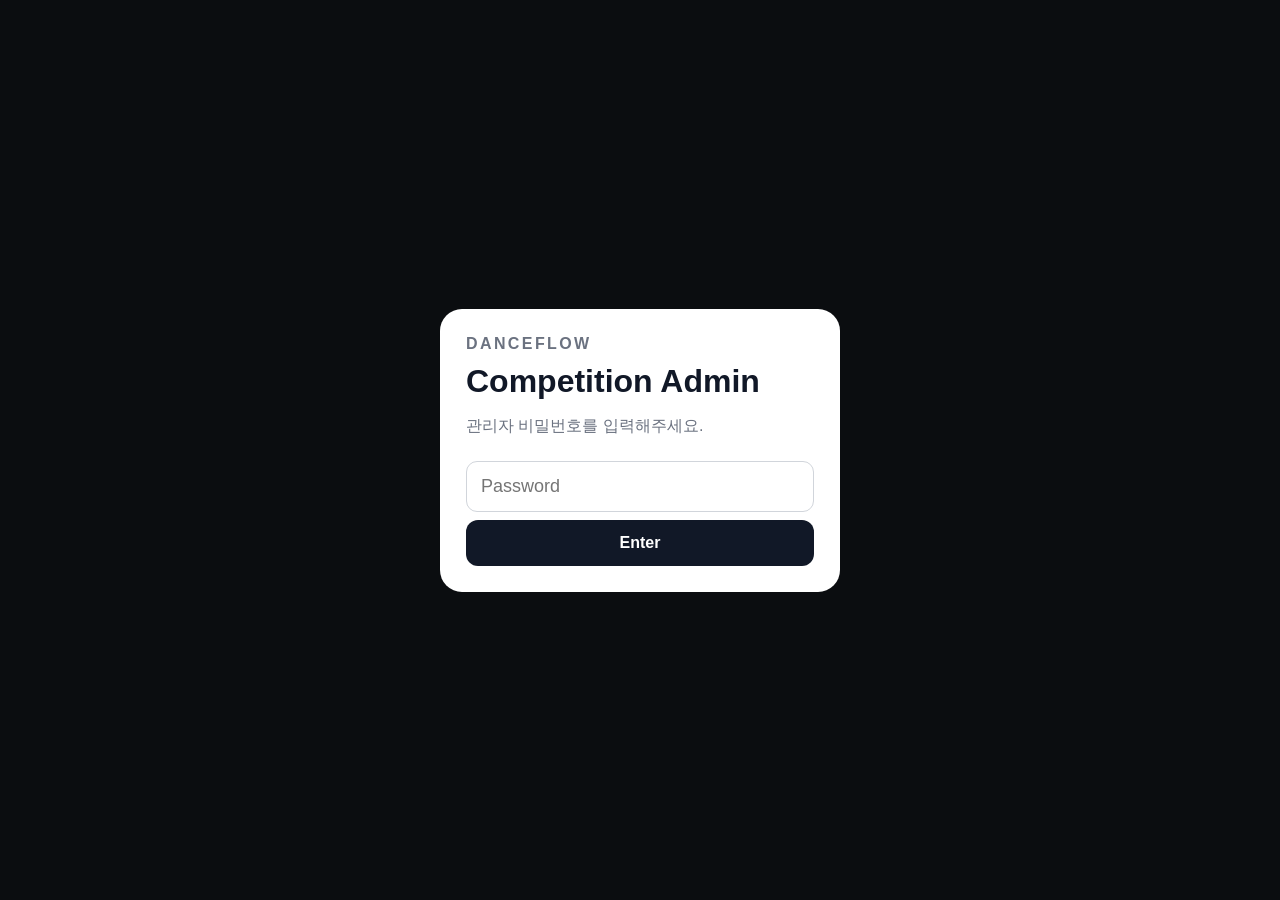
<file: index.html>
<!doctype html>
<html lang="ko">
<head>
  <meta charset="utf-8">
  <meta name="viewport" content="width=device-width,initial-scale=1,viewport-fit=cover">
  <title>DANCEFLOW</title>
  <link rel="stylesheet" href="assets/style.css?v=5">
</head>
<body>
<div id="passwordGate" class="login-gate">
  <div class="login-card">
    <div class="login-brand">DANCEFLOW</div>
    <h1>Competition Admin</h1>
    <p>관리자 비밀번호를 입력해주세요.</p>
    <input id="adminPassword" type="password" inputmode="numeric" placeholder="Password">
    <button id="adminLoginBtn">Enter</button>
    <div id="adminLoginError">비밀번호가 맞지 않습니다.</div>
  </div>
</div>
<script>
(function(){
  const P="0808",g=document.getElementById("passwordGate"),i=document.getElementById("adminPassword"),
  b=document.getElementById("adminLoginBtn"),e=document.getElementById("adminLoginError");
  function ok(){sessionStorage.setItem("danceflow_admin_auth","1");g.style.display="none"}
  function check(){if(i.value===P){e.style.display="none";ok()}else{e.style.display="block";i.select()}}
  if(sessionStorage.getItem("danceflow_admin_auth")==="1")g.style.display="none";
  b.onclick=check;i.addEventListener("keydown",x=>{if(x.key==="Enter")check()});
})();
</script>

<header class="mobile-top">
  <div>
    <div class="brand">DANCEFLOW</div>
    <div class="subbrand">Competition Manager</div>
  </div>
  <select id="competitionSelect"></select>
</header>

<main class="app-shell">
  <section id="page-dashboard" class="page active">
    <div class="competition-hero">
      <div class="hero-label">CURRENT COMPETITION</div>
      <h1 id="dashName"></h1>
      <p id="dashMeta"></p>
    </div>
    <div class="quick-stats">
      <div><b id="statEntries">0</b><span>Entries</span></div>
      <div><b id="statJudges">0</b><span>Judges</span></div>
      <div><b id="statEvents">0</b><span>Events</span></div>
      <div><b id="statStart">-</b><span>Start</span></div>
    </div>
    <div class="quick-grid">
      <button class="quick primary" data-go="entries"><strong>ENTRY</strong><span>선수 검색·추가·수정</span></button>
      <button class="quick primary" data-go="timetable"><strong>TIMETABLE</strong><span>EVENT 순서·시간 수정</span></button>
      <button class="quick" data-go="judges"><strong>JUDGES</strong><span>심사위원 관리</span></button>
      <button class="quick" data-go="control"><strong>CONTROL</strong><span>Judge · MC · LIVE</span></button>
      <button class="quick" data-go="more"><strong>MORE</strong><span>대회 설정·백업</span></button>
    </div>
  </section>

  <section id="page-entries" class="page">
    <div class="page-head"><button class="back">←</button><div><small>REGISTRATION</small><h2>Entries</h2></div><button id="addEntry">+ Add</button></div>
    <input id="entryFilter" class="big-search" placeholder="이름 · 백넘버 · 종목 검색">
    <div class="mobile-list" id="entryMobile"></div>
    <div class="desktop-table"><table><tbody id="entryBody"></tbody></table></div>
    <input type="file" id="entryCsv" accept=".csv" hidden>
    <button id="exportEntries" class="hidden-btn">Export</button>
  </section>

  <section id="page-timetable" class="page">
    <div class="page-head"><button class="back">←</button><div><small>SCHEDULE</small><h2>Timetable</h2></div><button id="addEvent">+ Event</button></div>
    <div class="schedule-tools">
      <label>Start<input type="time" id="baseStart"></label>
      <button id="recalculateTimes">Recalculate</button>
      <button id="renumberEvents" class="soft">Renumber</button>
    </div>
    <div class="mobile-list" id="timeMobile"></div>
    <div class="desktop-table"><table><tbody id="timeBody"></tbody></table></div>
  </section>

  <section id="page-judges" class="page">
    <div class="page-head"><button class="back">←</button><div><small>ADJUDICATORS</small><h2>Judges</h2></div><button id="addJudge">+ Add</button></div>
    <div class="mobile-list" id="judgeMobile"></div>
    <div class="desktop-table"><table><tbody id="judgeBody"></tbody></table></div>
  </section>

  <section id="page-control" class="page">
    <div class="page-head"><button class="back">←</button><div><small>OPERATION</small><h2>Control</h2></div></div>
    <div class="control-grid">
      <a href="search.html" target="_blank"><b>SEARCH</b><span>선수용 공개 검색</span></a>
      <a href="judge.html" target="_blank"><b>JUDGE</b><span>심사 화면</span></a>
      <a href="mc.html" target="_blank"><b>MC</b><span>MC 진행 화면</span></a>
      <a href="live.html" target="_blank"><b>LIVE</b><span>대회장 송출 화면</span></a>
    </div>
  </section>

  <section id="page-more" class="page">
    <div class="page-head"><button class="back">←</button><div><small>SETTINGS</small><h2>More</h2></div></div>
    <div class="simple-card form-grid">
      <label>Competition Name<input id="compName"></label>
      <label>Short Name<input id="compShort"></label>
      <label>Date<input id="compDate" type="date"></label>
      <label>Start<input id="compStart" type="time"></label>
      <label>Venue<input id="compVenue"></label>
      <label>City / Country<input id="compCity"></label>
      <label>Organizer<input id="compOrganizer"></label>
      <label>Website / Contact<input id="compContact"></label>
      <input id="compLogo" type="file" accept="image/*">
      <img id="logoPreview">
      <button id="saveCompetition">Save Competition</button>
      <button id="newCompetitionBtn" class="soft">+ New Competition</button>
      <button id="downloadBackup" class="soft">Download Backup</button>
      <label class="upload-label">Restore Backup<input type="file" id="restoreBackup" accept=".json"></label>
      <button id="resetDemo" class="danger">Reset Data</button>
    </div>
  </section>
</main>

<nav class="bottom-nav">
  <button data-go="dashboard" class="active">HOME</button>
  <button data-go="entries">ENTRY</button>
  <button data-go="timetable">TIME</button>
  <button data-go="control">CONTROL</button>
</nav>

<dialog id="editorDialog">
  <form method="dialog" id="editorForm">
    <h2 id="editorTitle">Edit</h2>
    <div id="editorFields" class="form-grid"></div>
    <div class="dialog-actions"><button value="cancel" class="soft">Cancel</button><button id="editorSave" value="default">Save</button></div>
  </form>
</dialog>

<script src="assets/apdc-data.js?v=5"></script>
<script src="assets/app.js?v=5"></script>
<script>
function go(page){
  document.querySelectorAll('.page').forEach(x=>x.classList.remove('active'));
  const p=document.getElementById('page-'+page); if(p)p.classList.add('active');
  document.querySelectorAll('[data-go]').forEach(x=>x.classList.toggle('active',x.dataset.go===page));
  window.scrollTo({top:0,behavior:'smooth'});
}
document.querySelectorAll('[data-go]').forEach(x=>x.addEventListener('click',()=>go(x.dataset.go)));
document.querySelectorAll('.back').forEach(x=>x.addEventListener('click',()=>go('dashboard')));

function syncMobile(){
 const c=typeof comp==='function'?comp():null;if(!c)return;
 const e=document.getElementById('entryMobile');
 if(e)e.innerHTML=c.entries.map(x=>`<div class="list-card"><div class="list-top"><b>#${esc(x.back||'—')} ${esc(x.player)}</b><button onclick="editEntry('${x.id}')">Edit</button></div><p>${esc(x.age)} · ${esc(x.style)}</p><strong>${esc(x.event)}</strong></div>`).join('');
 const j=document.getElementById('judgeMobile');
 if(j)j.innerHTML=c.judges.map(x=>`<div class="list-card"><div class="list-top"><b>${esc(x.code||'')} ${esc(x.name)}</b><button onclick="editJudge('${x.id}')">Edit</button></div><p>${esc(x.country)} · ${esc(x.type)} · ${x.active?'Active':'Off'}</p></div>`).join('');
 const t=document.getElementById('timeMobile');
 if(t)t.innerHTML=c.timetable.map((x,i)=>`<div class="list-card time-card"><div class="time-line"><b>${esc(x.time)}</b><span>EVENT ${esc(x.no||'—')}</span><em>${esc(x.round)}</em></div><h3>${esc(x.name)}</h3><p>${esc(x.dance||'')} · ${esc(x.duration||'')} · Entries ${esc(x.entries||'')}</p><div class="row-buttons"><button onclick="moveTime(${i},-1)">↑</button><button onclick="moveTime(${i},1)">↓</button><button onclick="editTime('${x.id}')">Edit</button></div></div>`).join('');
}
const _renderAll=renderAll;
renderAll=function(){_renderAll();syncMobile()}
renderAll();
entryFilter.addEventListener('input',()=>{
 const q=entryFilter.value.toLowerCase();
 document.querySelectorAll('#entryMobile .list-card').forEach(x=>x.style.display=x.innerText.toLowerCase().includes(q)?'block':'none');
});
</script>
</body>
</html>
</file>
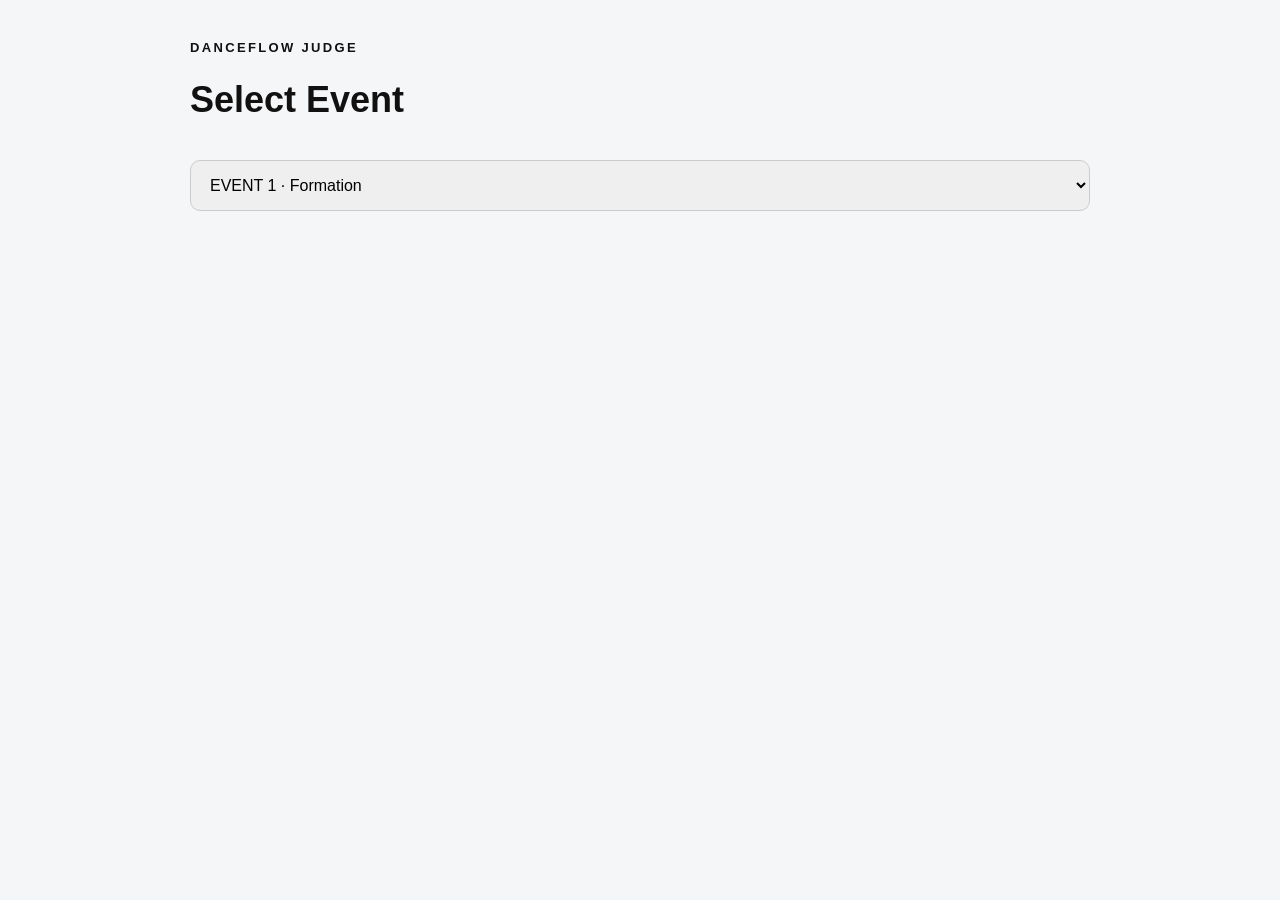
<file: judge.html>
<!doctype html><html><head><meta charset="utf-8"><meta name="viewport" content="width=device-width,initial-scale=1"><title>Judge</title><link rel="stylesheet" href="assets/public.css"></head><body><main class="public"><div class="mini-brand">DANCEFLOW JUDGE</div><h1 id="event">Select Event</h1><select id="evt"></select><div id="judgeList"></div></main><script src="assets/apdc-data.js"></script><script src="assets/apdc-data.js"></script><script>let db;try{db=JSON.parse(localStorage.getItem('danceflow_db_apdc_v4')||'null')}catch(e){db=null}if(!db||!db.competitions||!db.competitions.length){db=structuredClone(window.DANCEFLOW_SEED||{competitions:[]});localStorage.setItem('danceflow_db_v1',JSON.stringify(db))}const c=db.competitions[0];if(c){c.timetable.filter(x=>x.no).forEach(x=>evt.innerHTML+=`<option value="${x.id}">EVENT ${x.no} · ${x.name}</option>`);function r(){let x=c.timetable.find(z=>z.id===evt.value);event.textContent=x?`EVENT ${x.no} · ${x.round} · ${x.name}`:'Select Event';judgeList.innerHTML=c.judges.filter(j=>j.active).map(j=>`<article><strong>${j.code}</strong> ${j.name} · ${j.country}</article>`).join('')}evt.onchange=r;r()}</script></body></html>
</file>
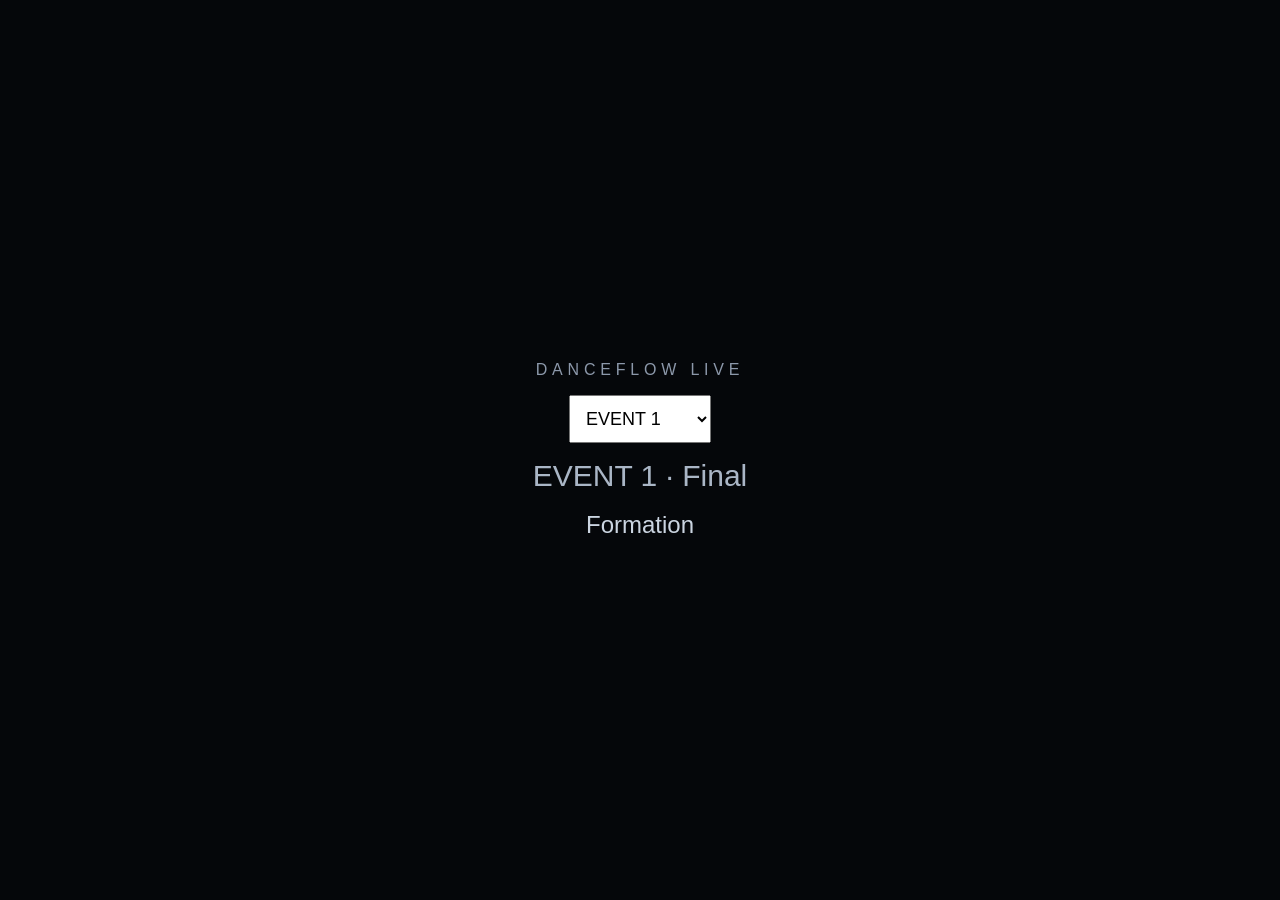
<file: live.html>
<!doctype html><html><head><meta charset="utf-8"><meta name="viewport" content="width=device-width,initial-scale=1"><title>LIVE</title><style>body{margin:0;background:#05070a;color:white;font-family:Arial;display:grid;place-items:center;height:100vh}.box{text-align:center;padding:40px}.brand{letter-spacing:.3em;color:#8c98aa}.no{font-size:30px;color:#aab6c6}.name{font-size:64px;font-weight:800;margin:18px 0}.meta{font-size:24px;color:#cbd5e1}select{padding:12px;font-size:18px}</style></head><body><div class=box><div class=brand>DANCEFLOW LIVE</div><p><select id=evt></select></p><div class=no id=no></div><div class=name id=name></div><div class=meta id=meta></div></div><script src="assets/apdc-data.js"></script><script src="assets/apdc-data.js"></script><script>let db;try{db=JSON.parse(localStorage.getItem('danceflow_db_apdc_v4')||'null')}catch(e){db=null}if(!db||!db.competitions||!db.competitions.length){db=structuredClone(window.DANCEFLOW_SEED||{competitions:[]});localStorage.setItem('danceflow_db_v1',JSON.stringify(db))}const c=db.competitions[0];if(c){c.timetable.filter(x=>x.no).forEach(x=>evt.innerHTML+=`<option value="${x.id}">EVENT ${x.no}</option>`);function r(){let x=c.timetable.find(z=>z.id===evt.value);if(x){no.textContent='EVENT '+x.no+' · '+x.round;name.textContent=x.name;meta.textContent=x.dance||''}}evt.onchange=r;r()}</script></body></html>
</file>
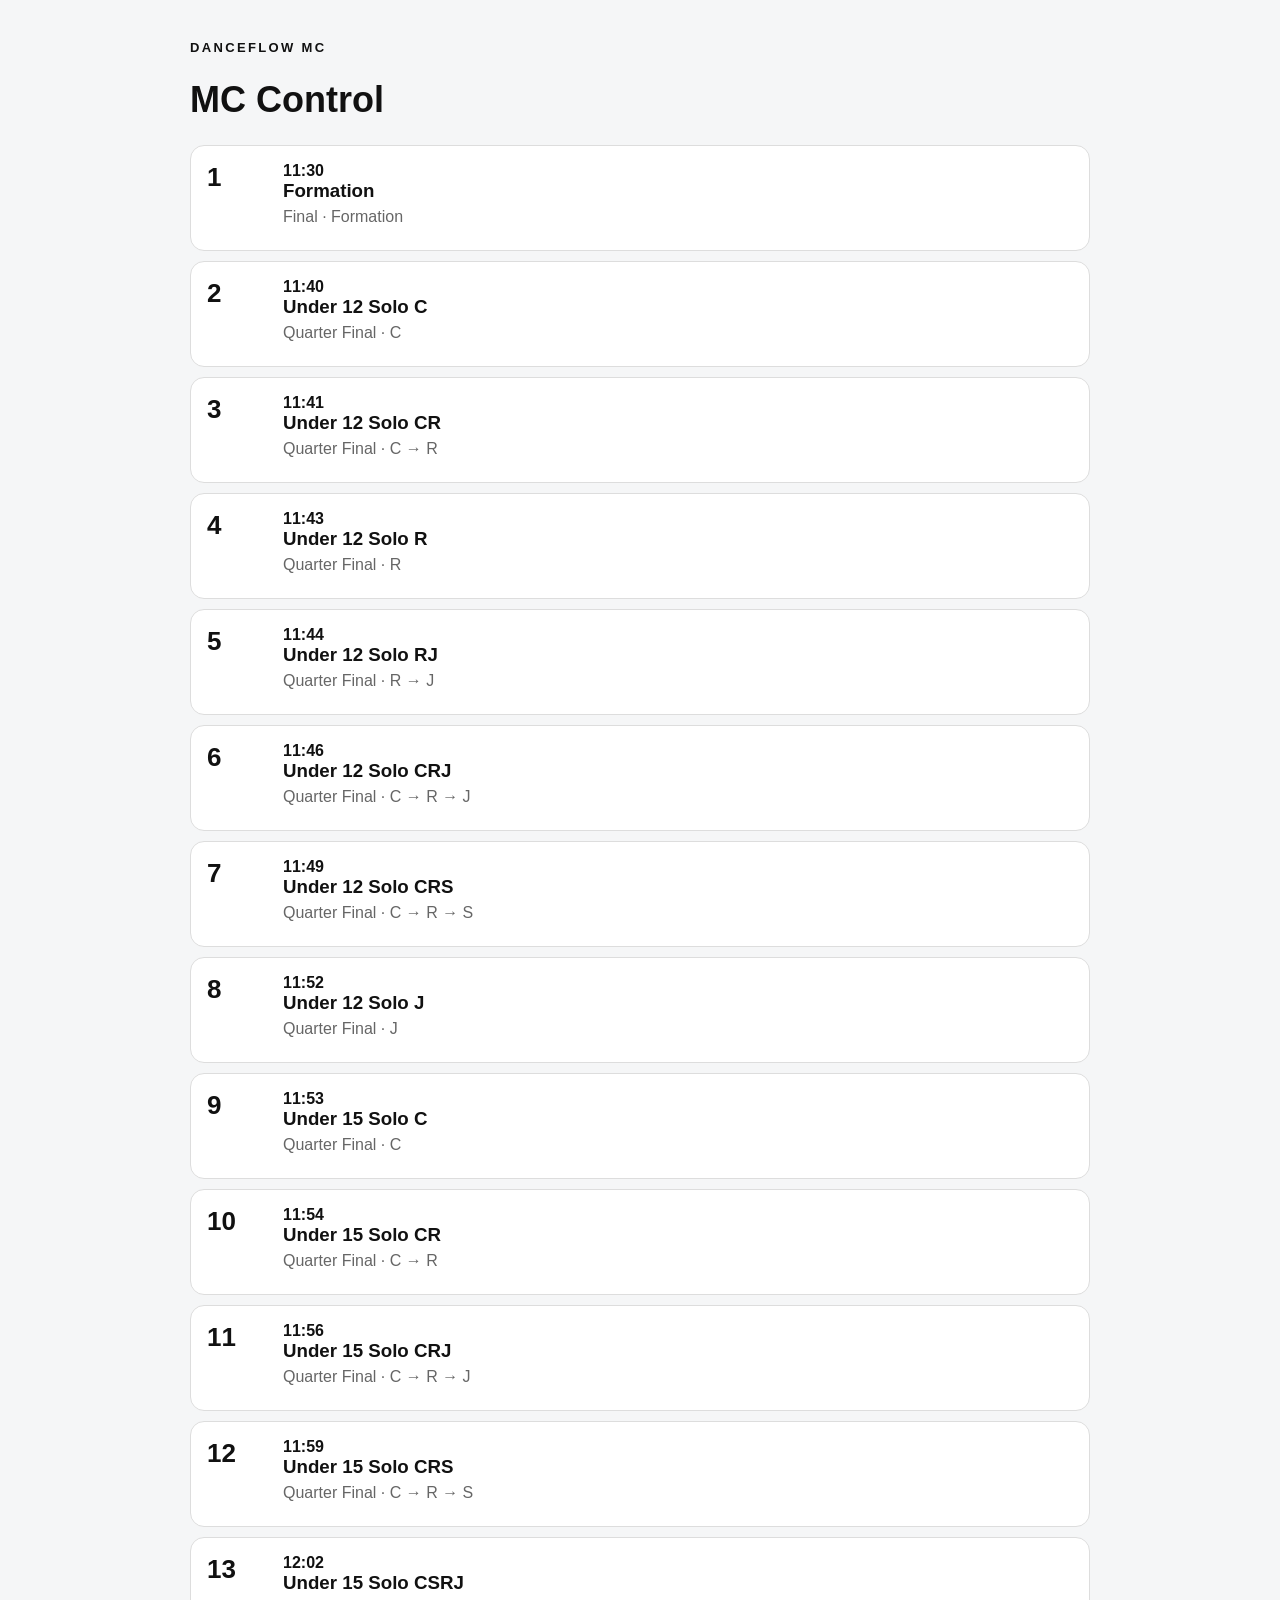
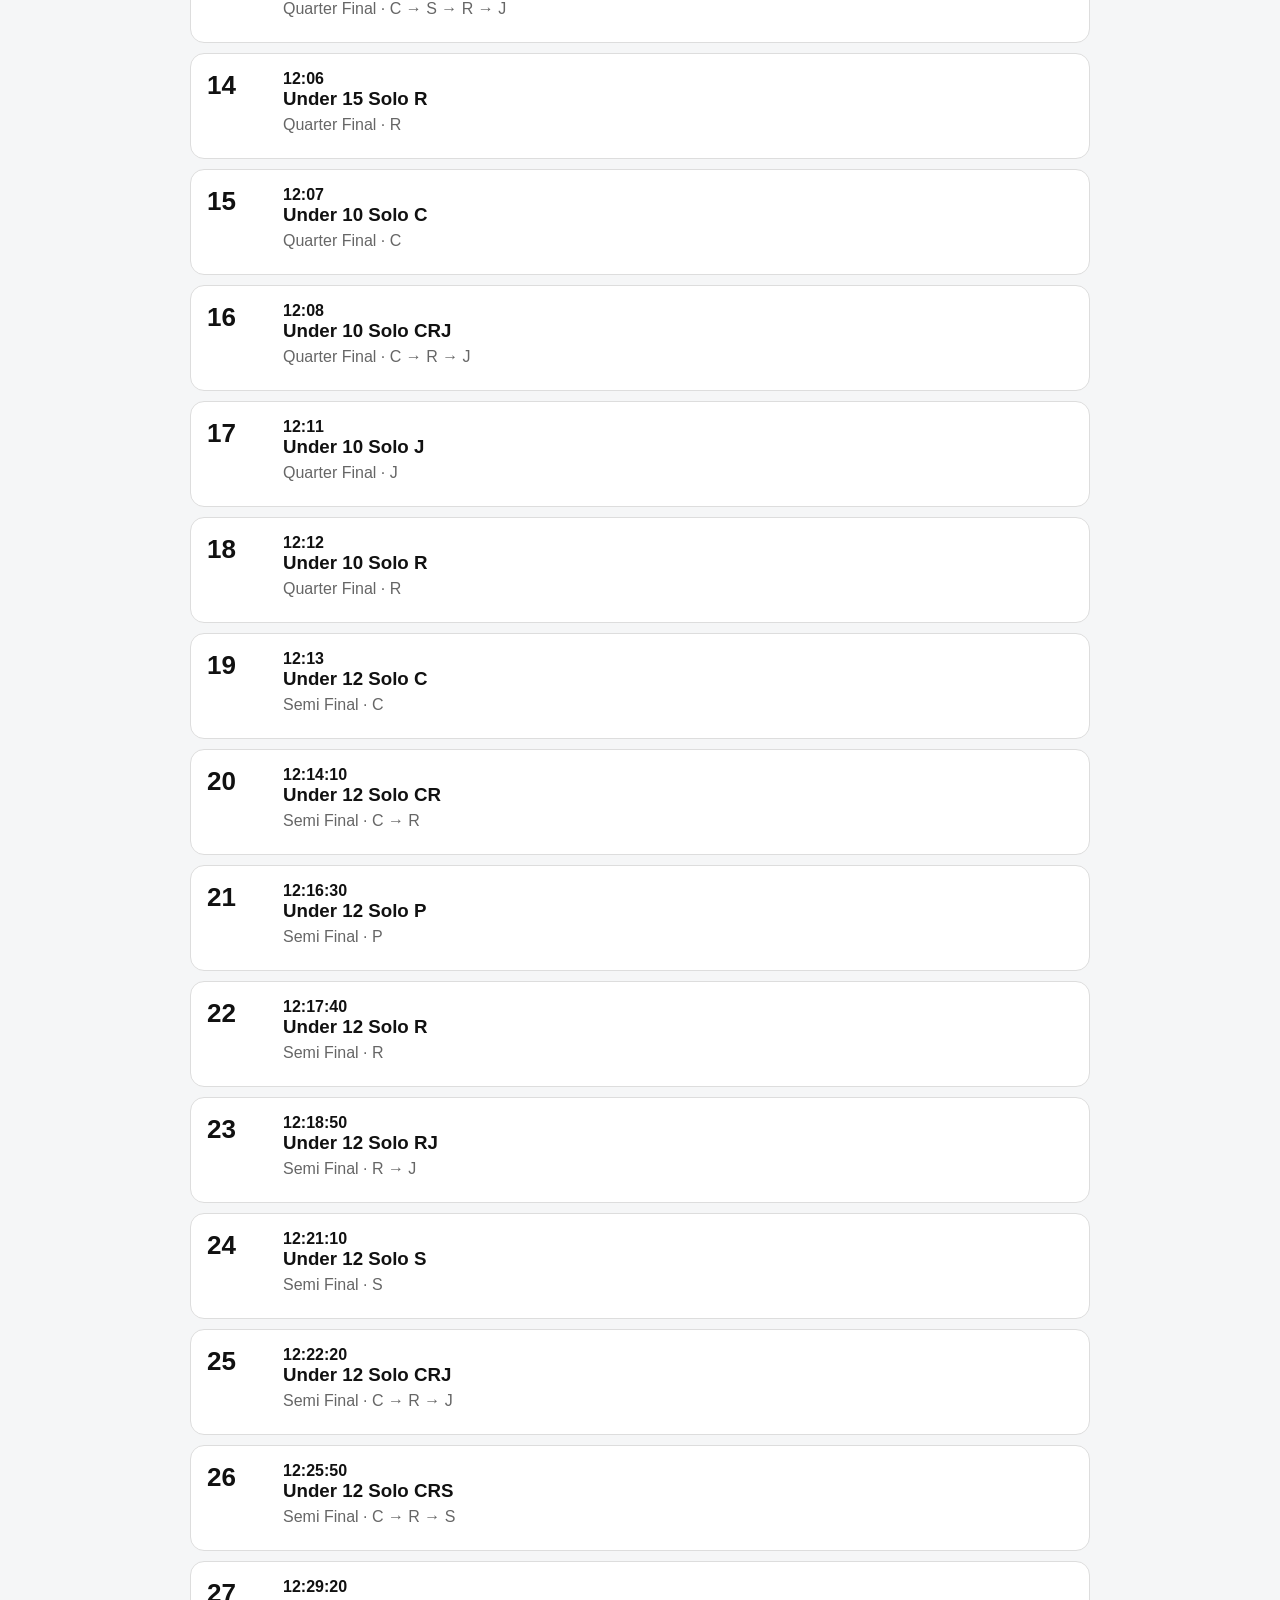
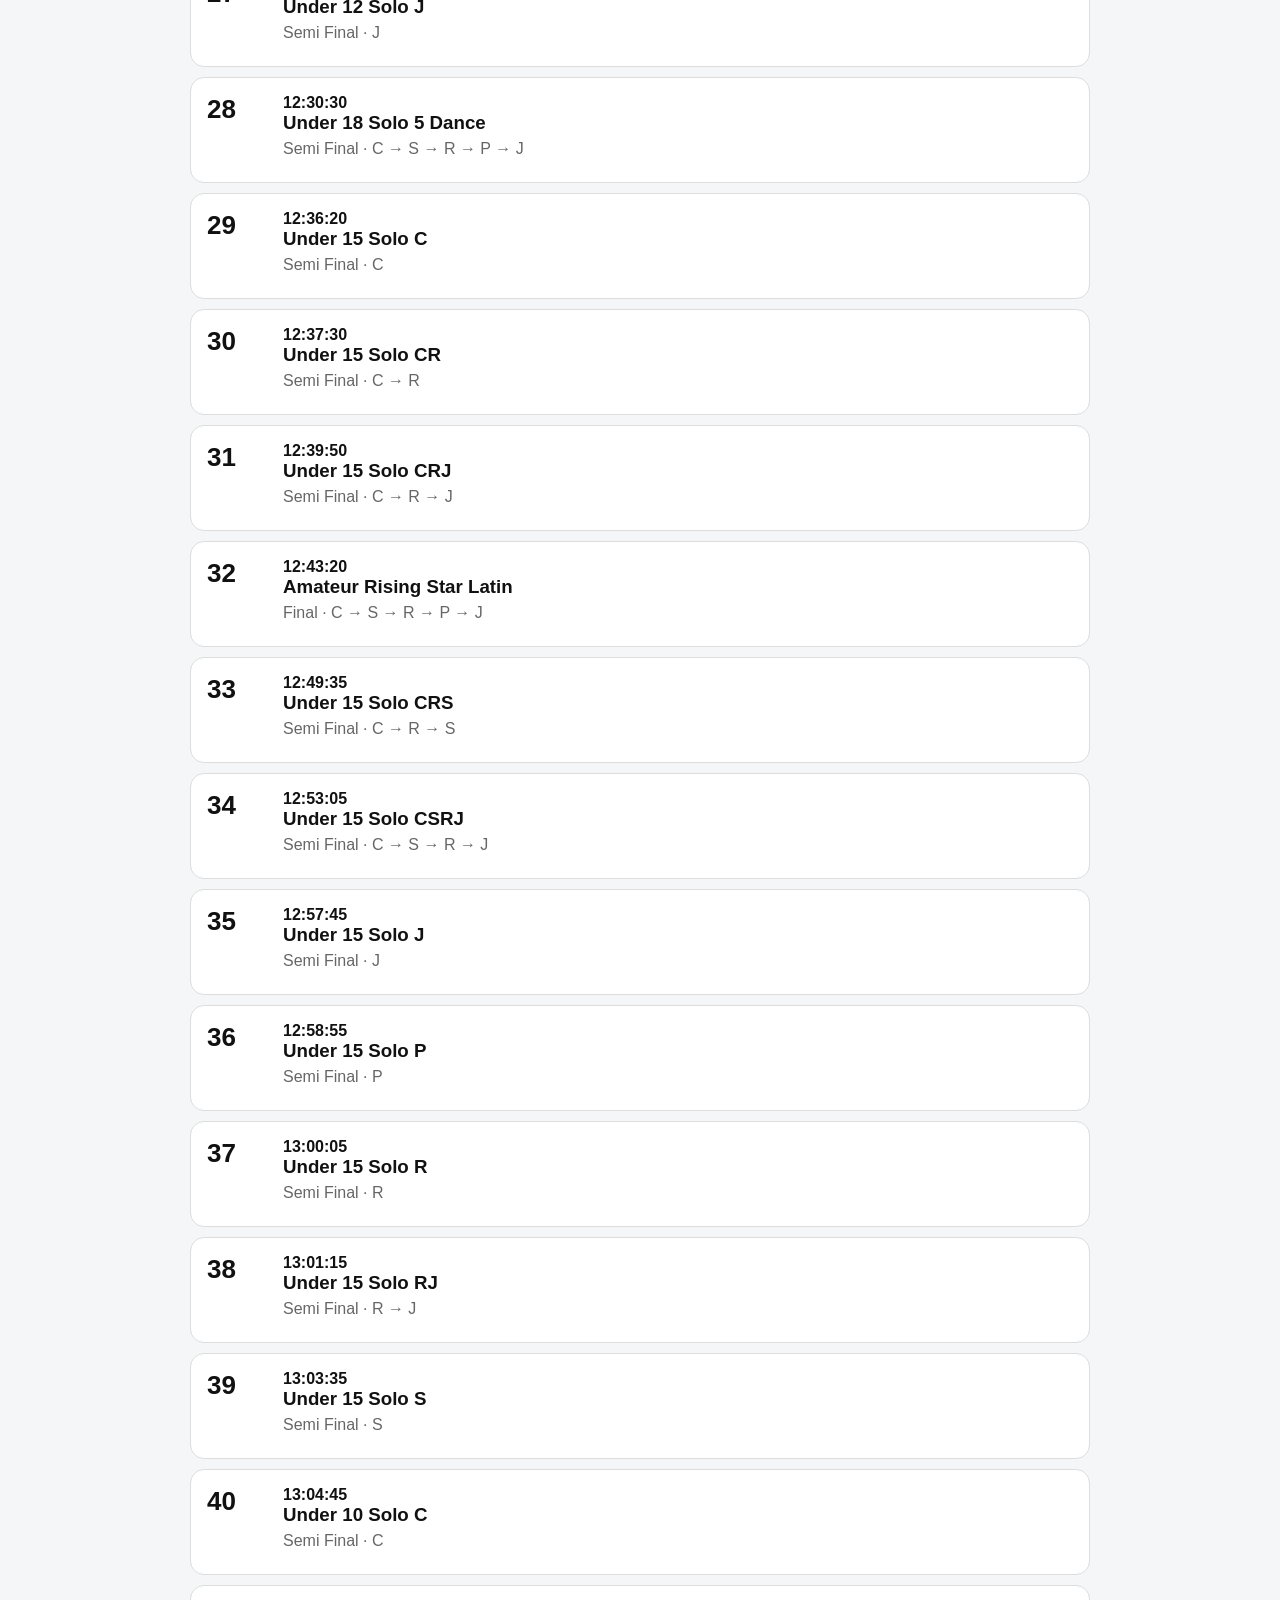
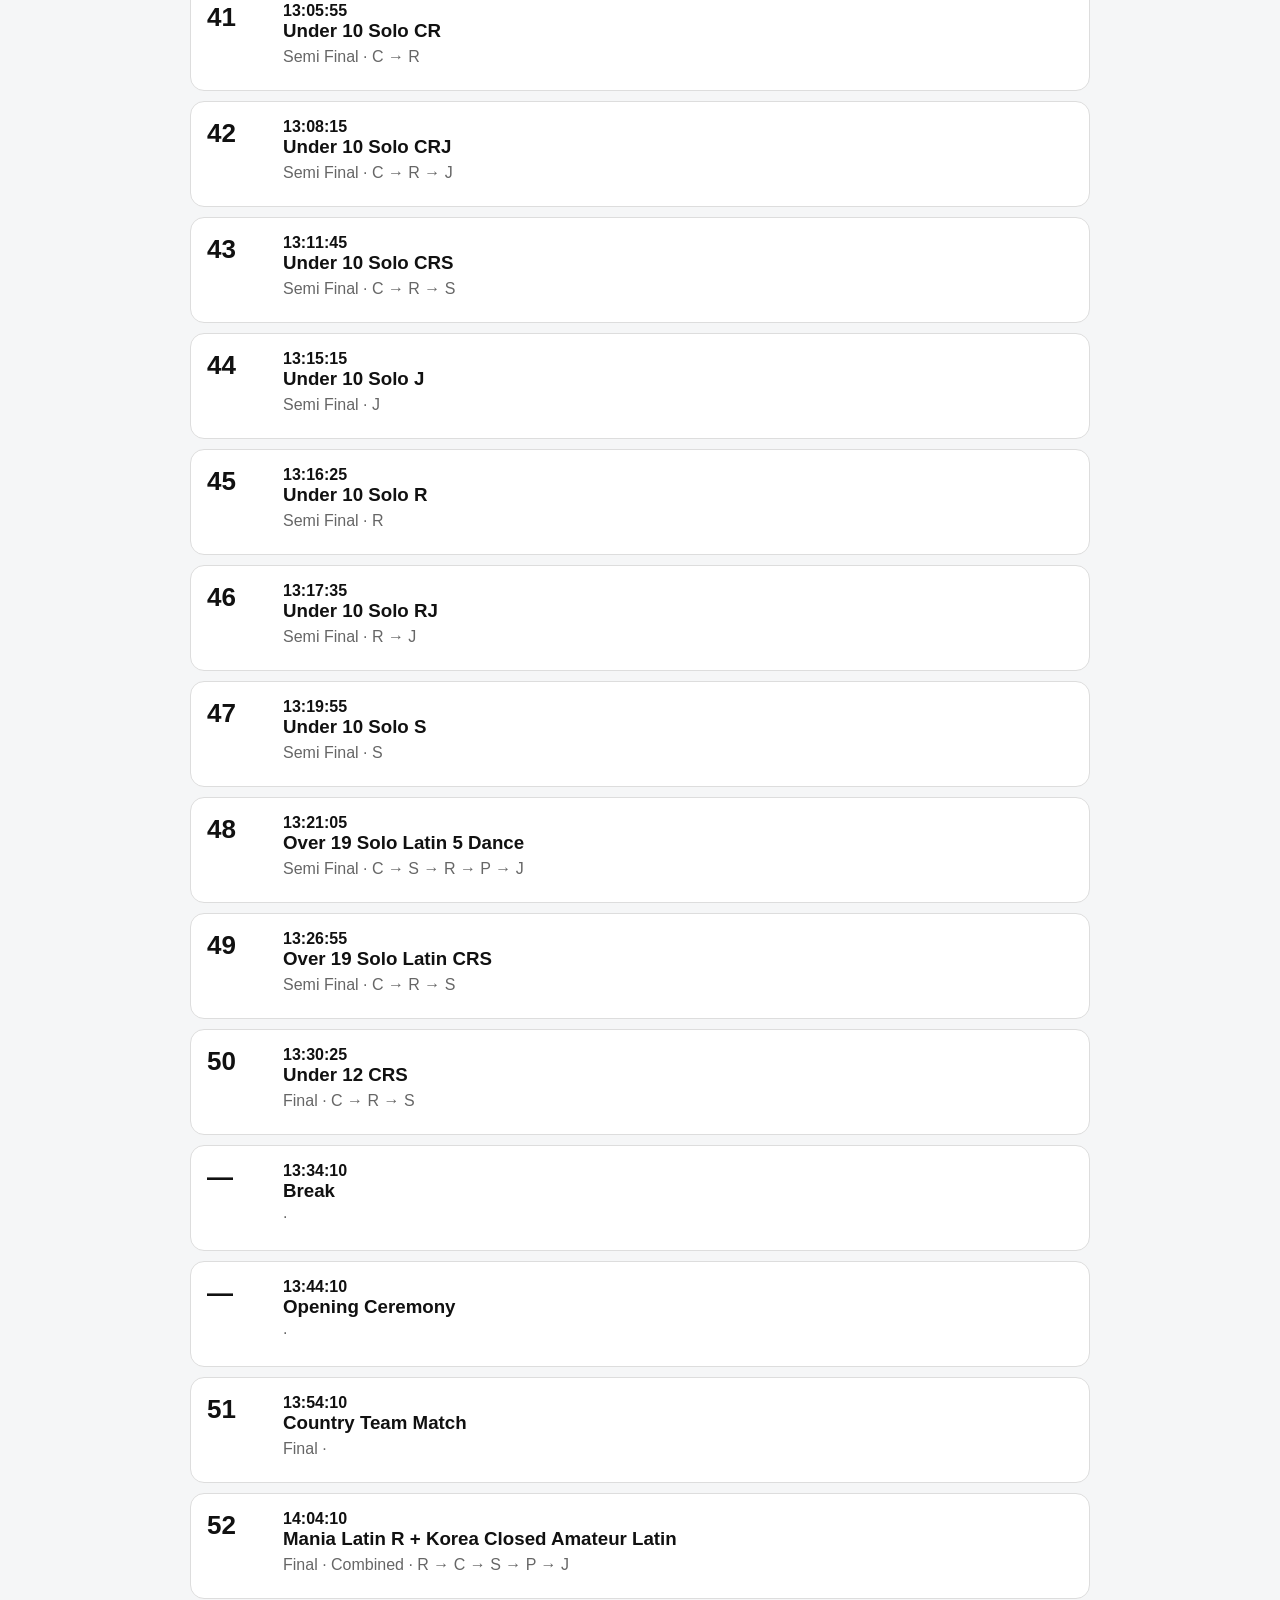
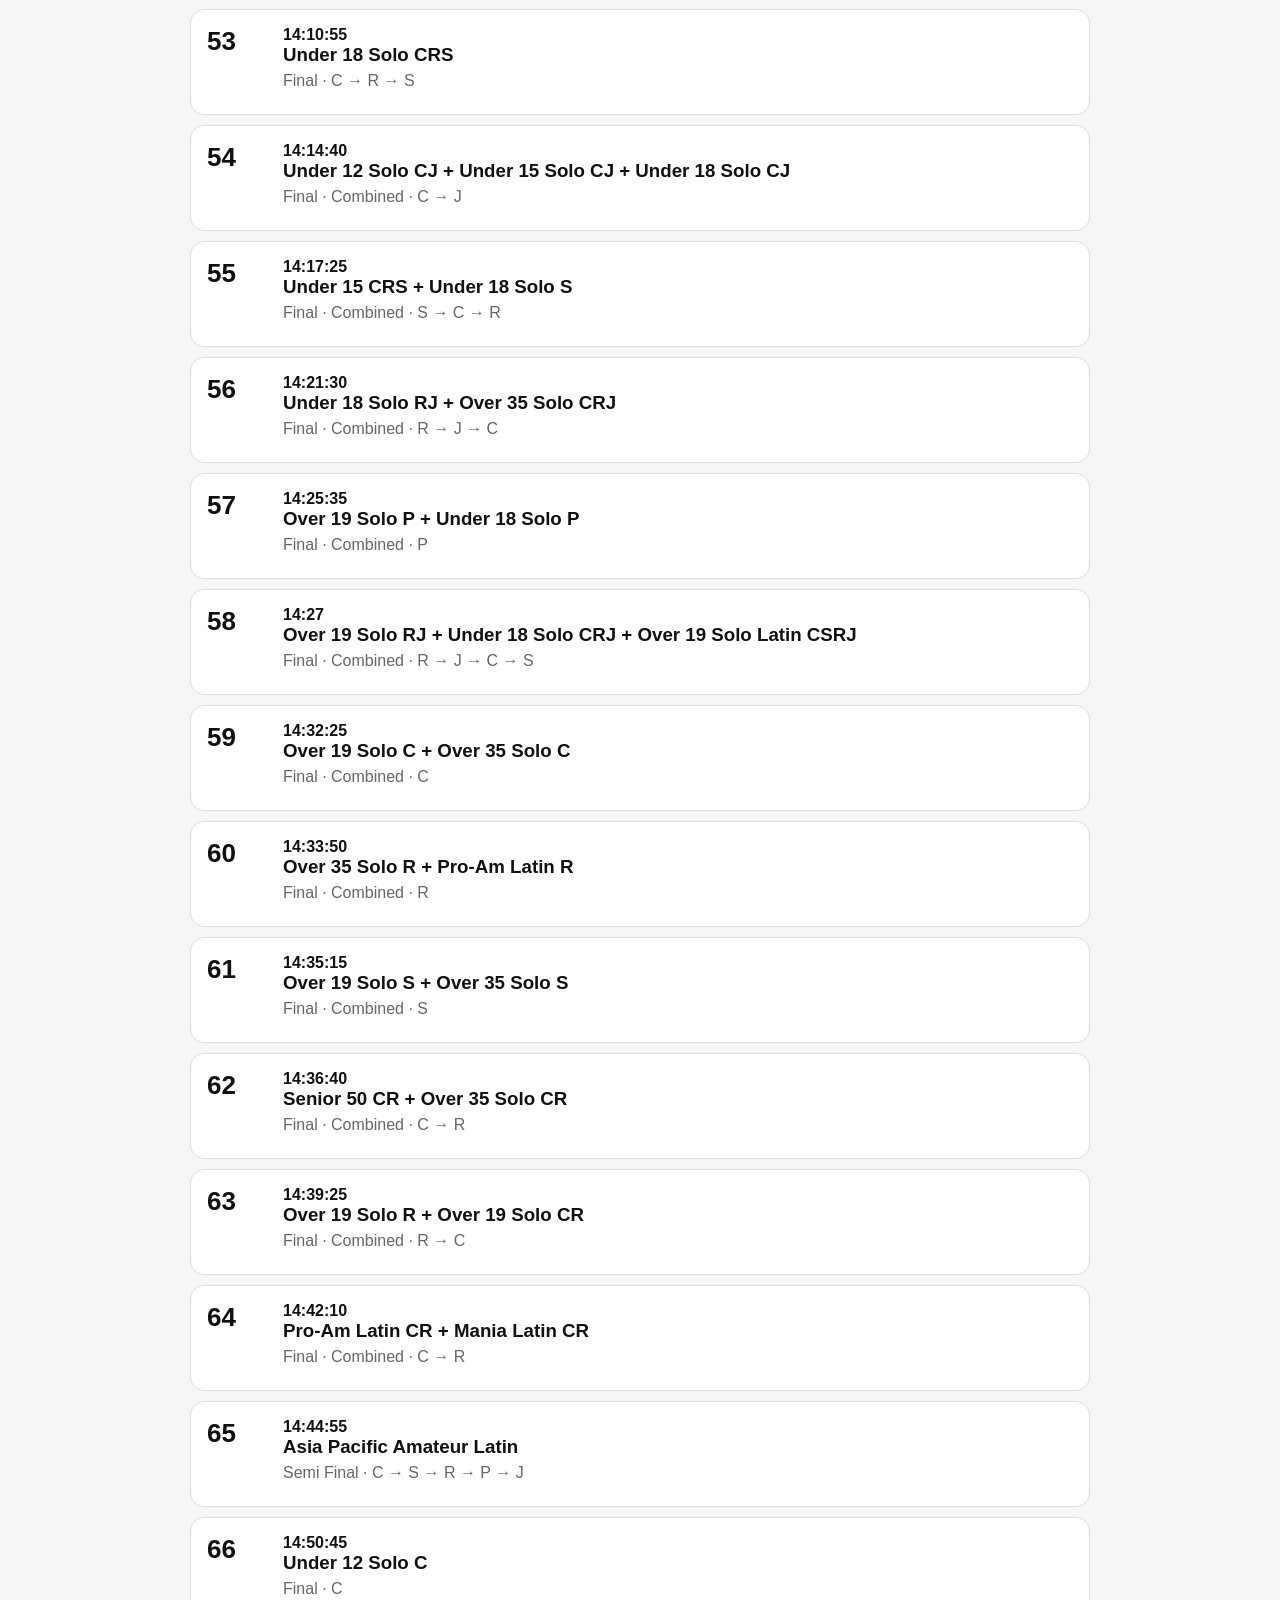
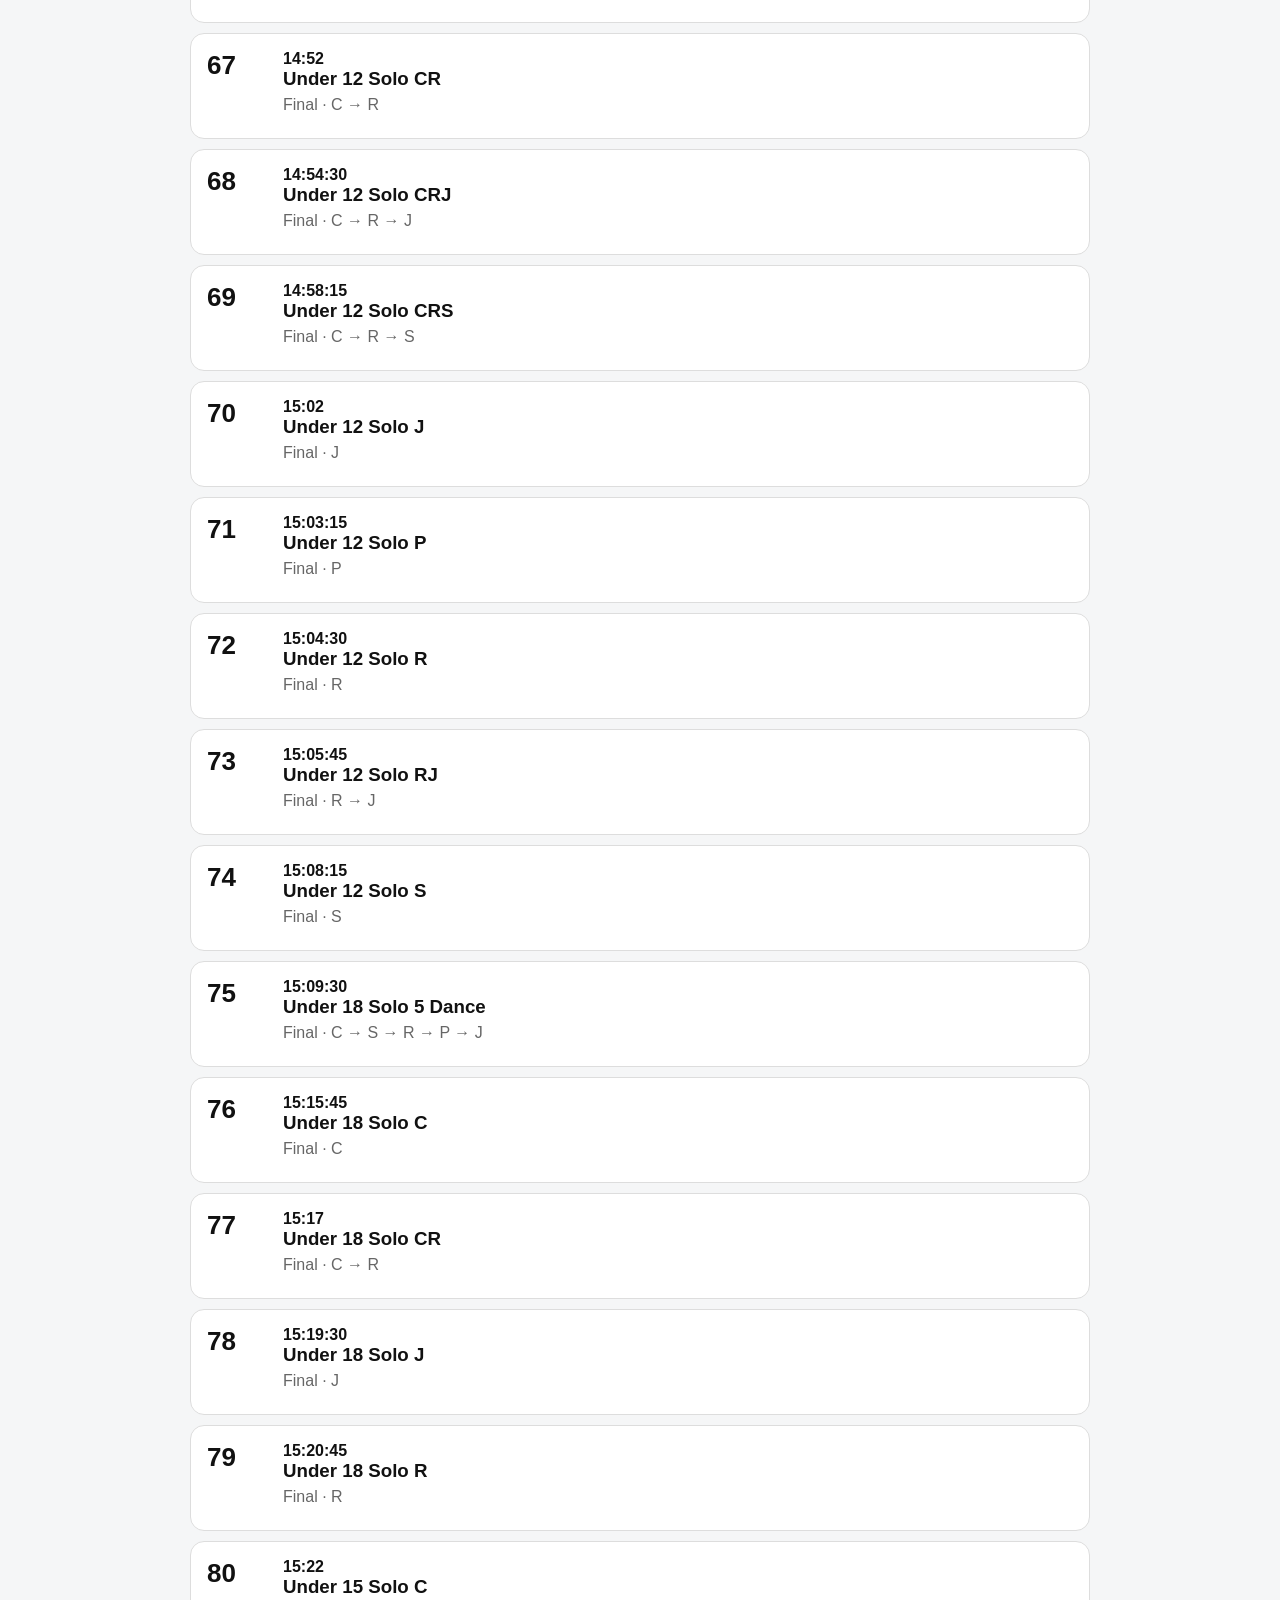
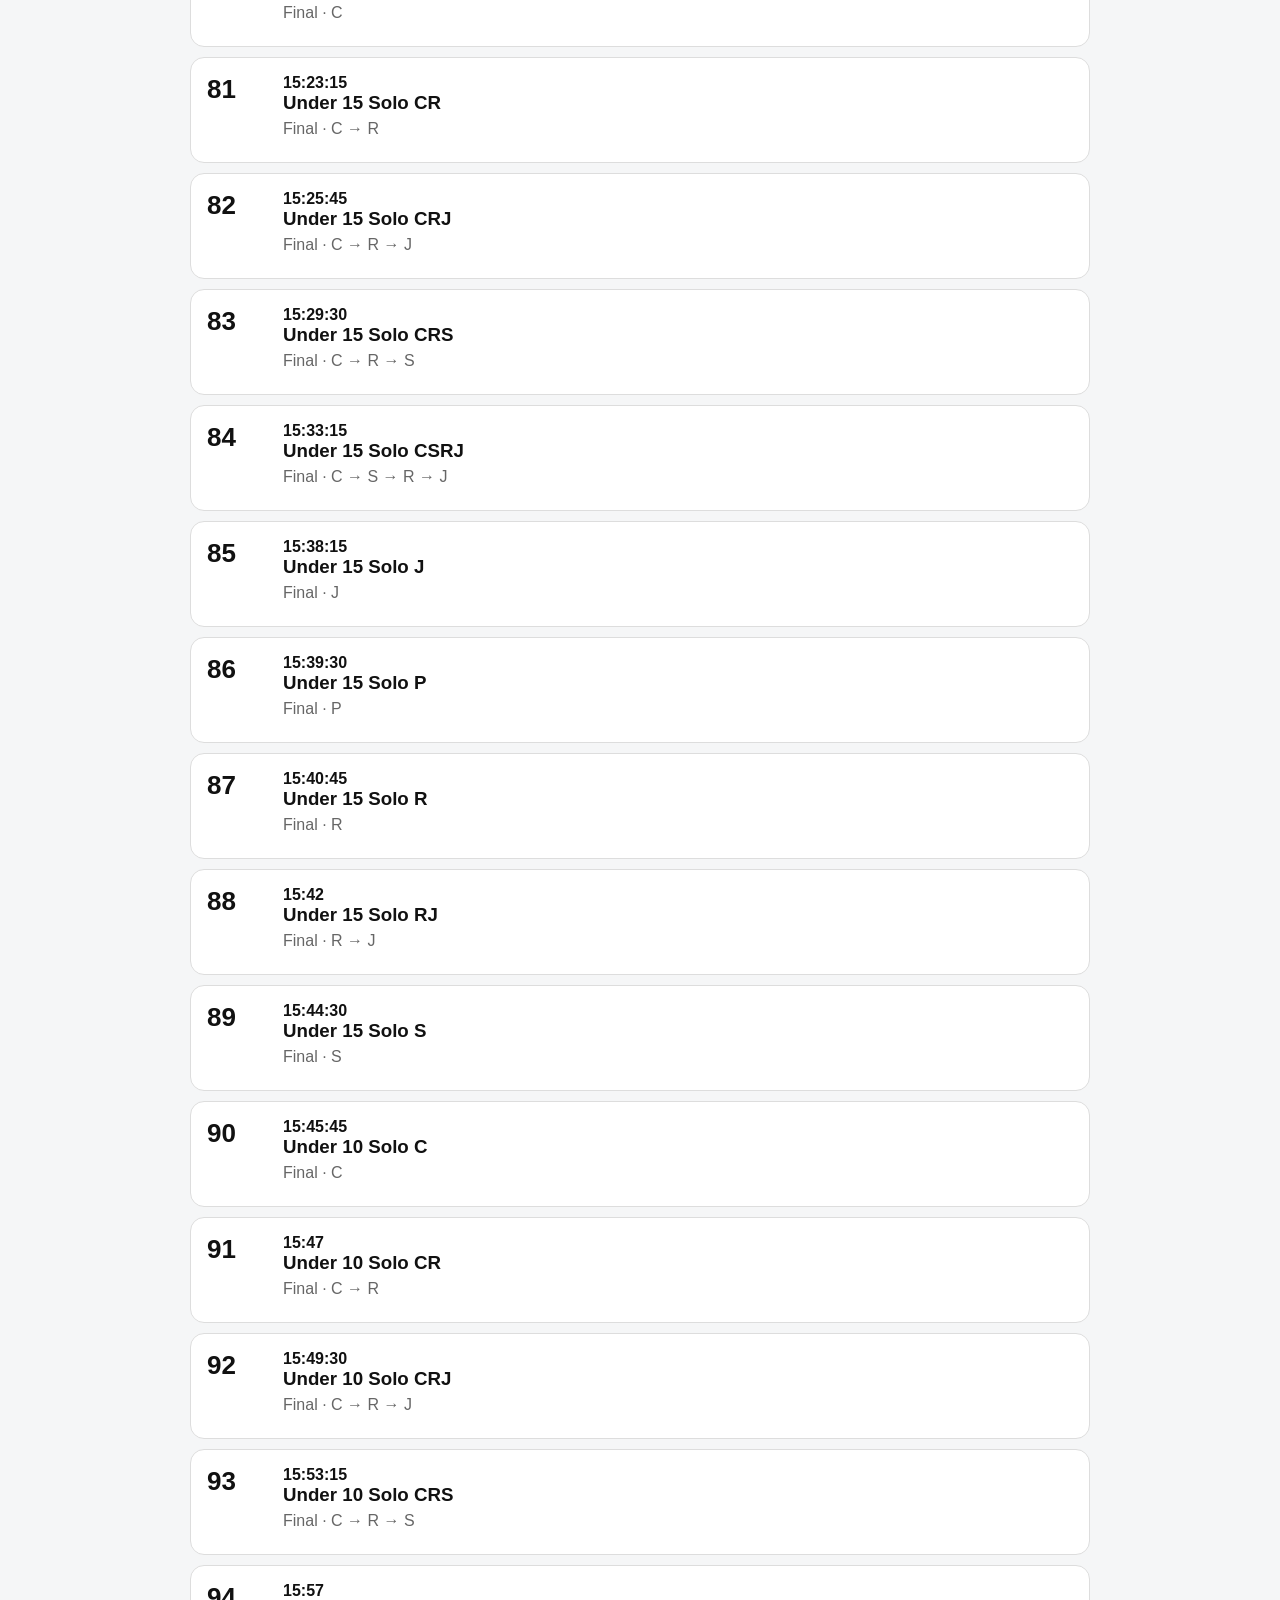
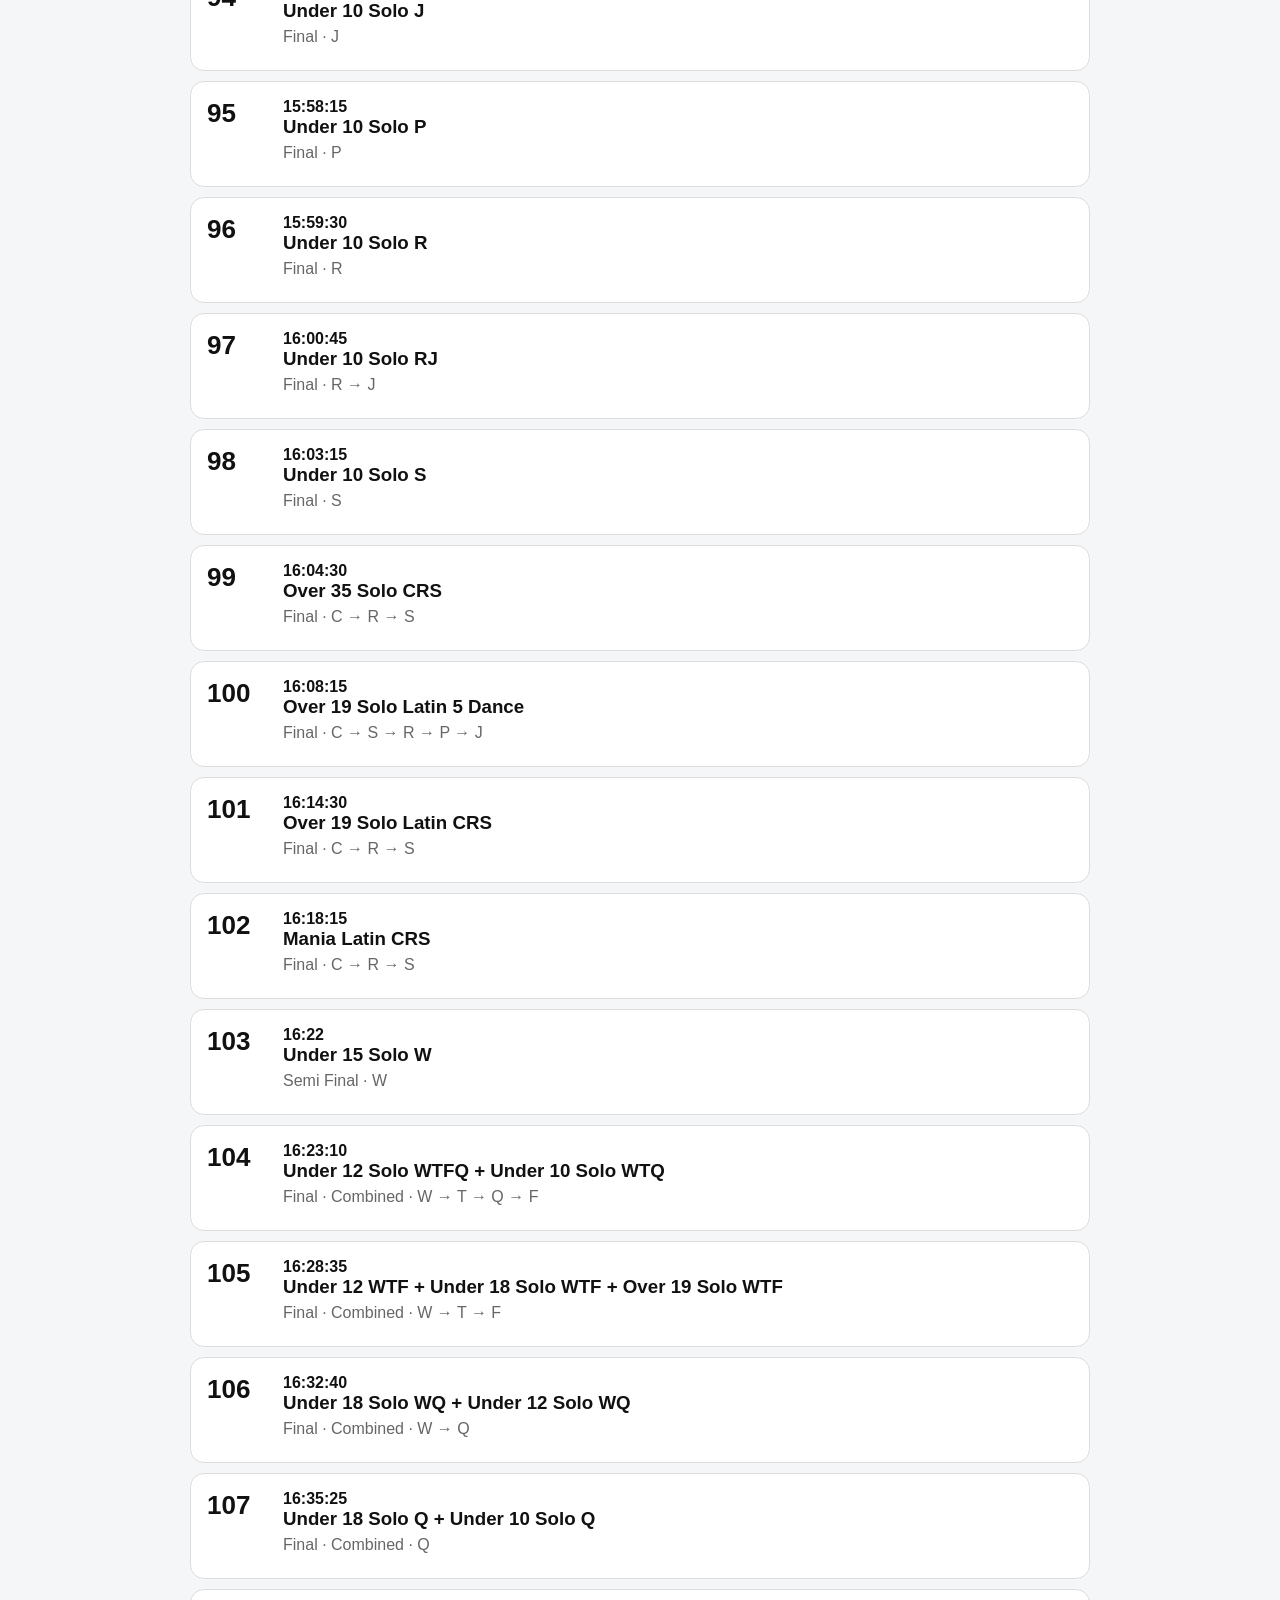
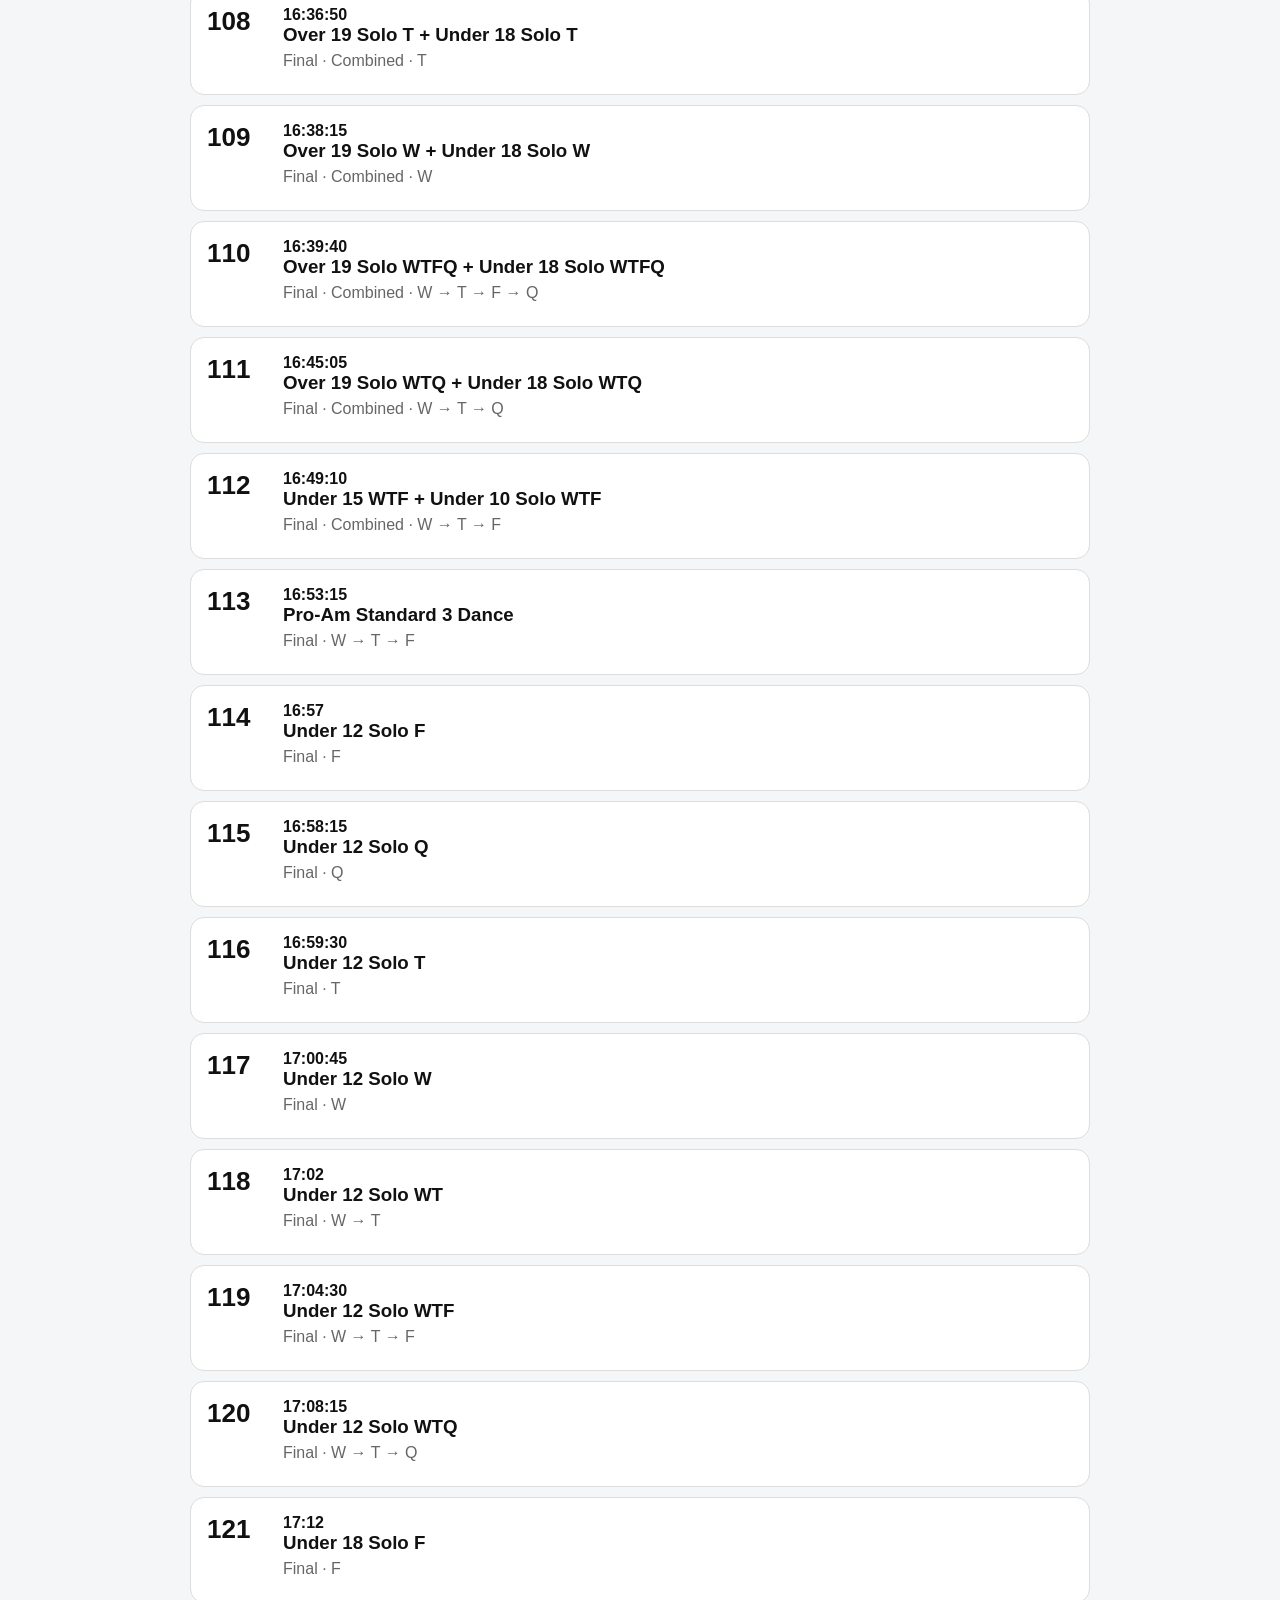
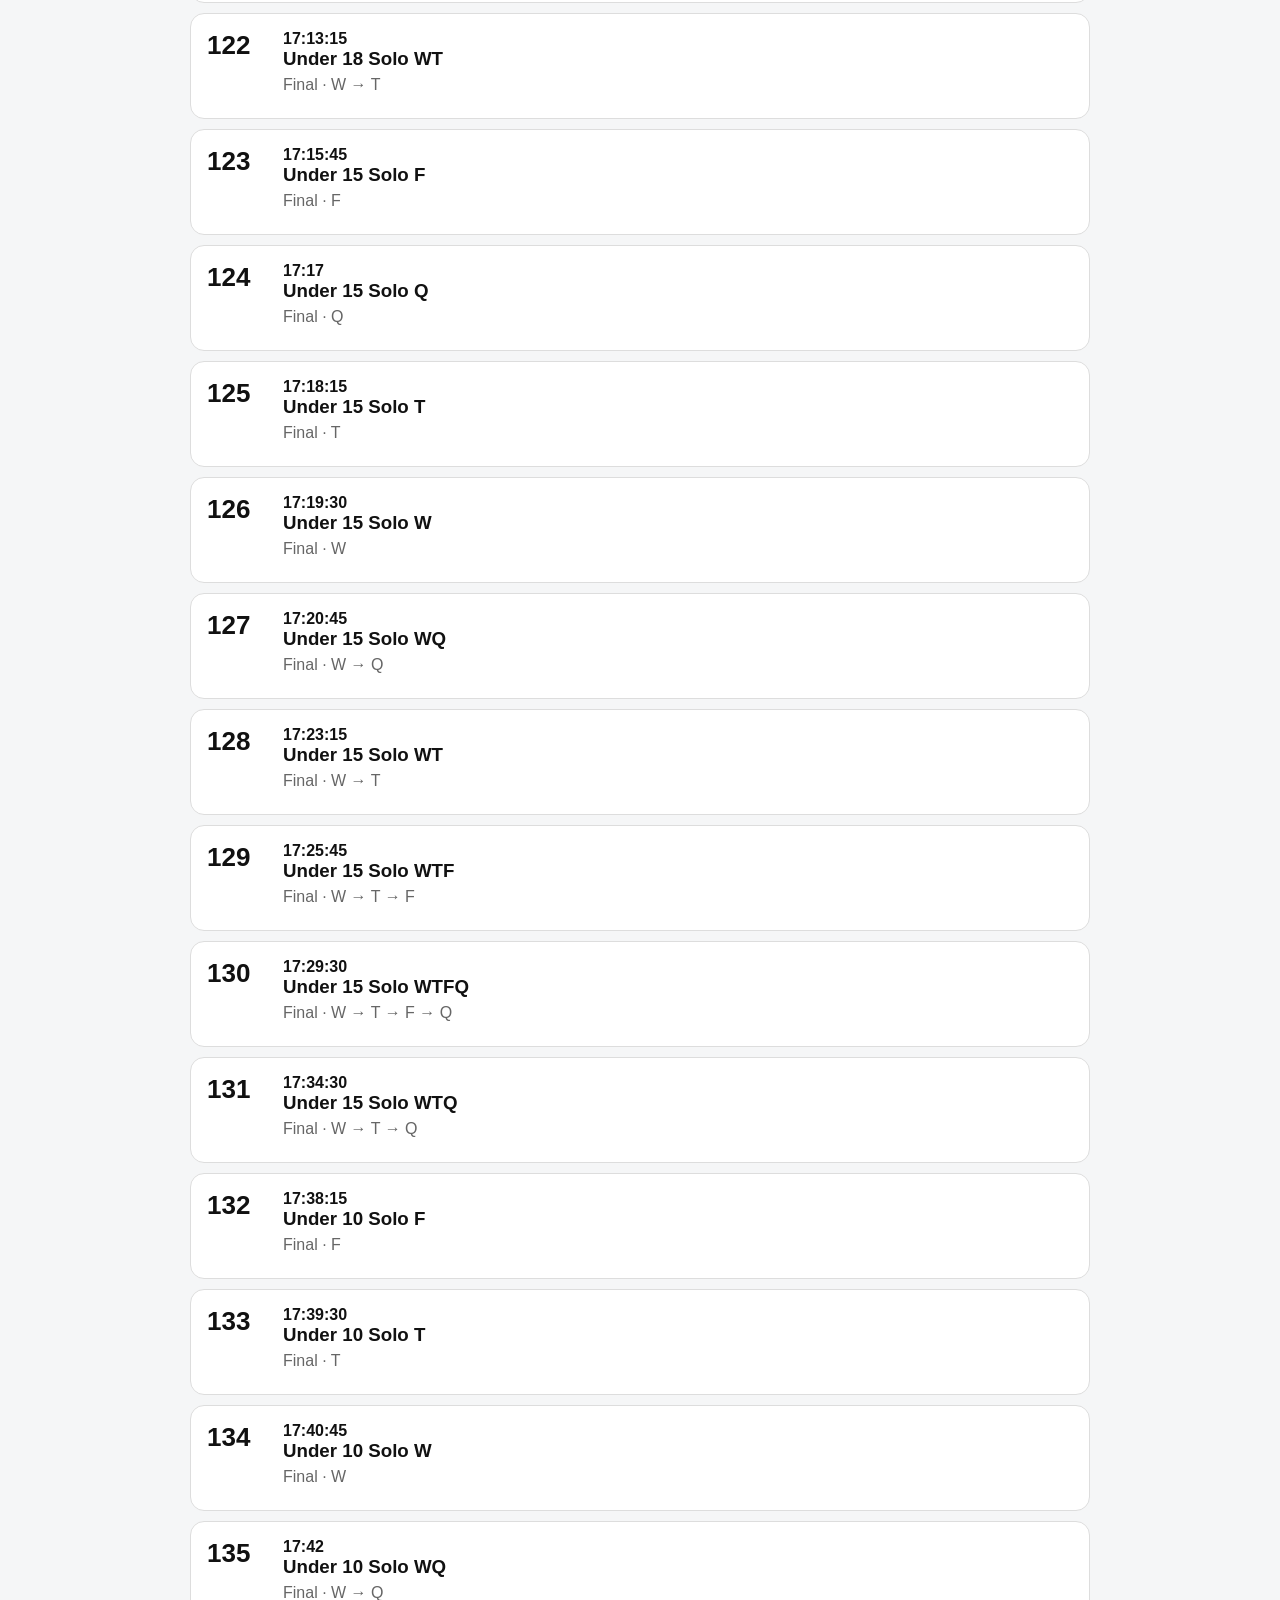
<file: mc.html>
<!doctype html><html><head><meta charset="utf-8"><meta name="viewport" content="width=device-width,initial-scale=1"><title>MC Control</title><link rel="stylesheet" href="assets/public.css"></head><body><main class="public"><div class="mini-brand">DANCEFLOW MC</div><h1>MC Control</h1><div id="rows"></div></main><script src="assets/apdc-data.js"></script><script src="assets/apdc-data.js"></script><script>let db;try{db=JSON.parse(localStorage.getItem('danceflow_db_apdc_v4')||'null')}catch(e){db=null}if(!db||!db.competitions||!db.competitions.length){db=structuredClone(window.DANCEFLOW_SEED||{competitions:[]});localStorage.setItem('danceflow_db_v1',JSON.stringify(db))}const c=db.competitions[0];if(c)rows.innerHTML=c.timetable.map(x=>`<article><div class=back>${x.no||'—'}</div><div><b>${x.time}</b><h3>${x.name}</h3><p>${x.round} · ${x.dance||''}</p></div></article>`).join('')</script></body></html>
</file>
<file: assets/style.css>
:root{--bg:#f5f6f7;--card:#fff;--text:#111827;--muted:#6b7280;--line:#e5e7eb;--dark:#111827}
*{box-sizing:border-box}body{margin:0;font-family:-apple-system,BlinkMacSystemFont,"Segoe UI",Arial,sans-serif;background:var(--bg);color:var(--text)}
button,input,select,textarea{font:inherit}button{border:0;border-radius:12px;background:var(--dark);color:#fff;padding:11px 14px;font-weight:700}.soft{background:#eef0f3;color:#111}.danger{background:#991b1b}.hidden-btn{display:none}
.mobile-top{position:sticky;top:0;z-index:20;display:flex;justify-content:space-between;align-items:center;background:#101215;color:#fff;padding:14px 16px}.brand{font-size:18px;font-weight:900;letter-spacing:.12em}.subbrand{font-size:10px;color:#9ca3af;margin-top:2px}.mobile-top select{max-width:48%;background:#1b1e24;color:#fff;border:1px solid #343944}
.app-shell{max-width:1000px;margin:auto;padding:16px 14px 90px}.page{display:none}.page.active{display:block}
.competition-hero{background:#101215;color:white;border-radius:20px;padding:22px;margin-bottom:12px}.hero-label,small{font-size:10px;font-weight:800;letter-spacing:.14em;color:#8d96a5}.competition-hero h1{font-size:25px;line-height:1.15;margin:8px 0}.competition-hero p{color:#aab1bc;margin:0;font-size:13px}
.quick-stats{display:grid;grid-template-columns:repeat(4,1fr);gap:8px;margin-bottom:14px}.quick-stats div{background:#fff;border:1px solid var(--line);border-radius:14px;padding:12px;text-align:center}.quick-stats b{display:block;font-size:20px}.quick-stats span{font-size:10px;color:var(--muted)}
.quick-grid{display:grid;grid-template-columns:1fr 1fr;gap:10px}.quick{min-height:105px;text-align:left;background:white;color:#111;border:1px solid var(--line);padding:16px}.quick.primary{background:#111827;color:white}.quick strong{display:block;font-size:17px}.quick span{display:block;font-size:11px;color:#89909a;margin-top:8px;line-height:1.4}.quick.primary span{color:#bfc6d0}
.page-head{display:flex;align-items:center;gap:12px;margin:4px 0 14px}.page-head .back{background:#fff;color:#111;border:1px solid var(--line);padding:9px 12px}.page-head h2{margin:2px 0 0}.page-head>div:nth-child(2){flex:1}
.big-search{width:100%;font-size:16px;padding:14px 15px;border:1px solid #d7dbe0;border-radius:14px;background:white;margin-bottom:12px}
.mobile-list{display:grid;gap:9px}.list-card{background:#fff;border:1px solid var(--line);border-radius:15px;padding:14px}.list-top,.time-line{display:flex;align-items:center;gap:8px}.list-top b{flex:1}.list-top button,.row-buttons button{background:#eef0f3;color:#111;padding:7px 10px;font-size:12px}.list-card p{color:#6b7280;font-size:12px;margin:7px 0}.time-card h3{margin:10px 0 4px;font-size:17px}.time-line b{font-size:16px}.time-line span{font-size:11px;font-weight:800}.time-line em{margin-left:auto;font-size:10px;background:#111;color:white;border-radius:999px;padding:5px 8px;font-style:normal}.row-buttons{display:flex;gap:6px;margin-top:10px}
.schedule-tools{display:grid;grid-template-columns:1fr 1fr 1fr;gap:8px;margin-bottom:12px}.schedule-tools label{font-size:10px;color:#6b7280}.schedule-tools input{width:100%;margin-top:4px;padding:10px;border:1px solid #d7dbe0;border-radius:10px}
.control-grid{display:grid;grid-template-columns:1fr 1fr;gap:10px}.control-grid a{min-height:130px;background:#111827;color:#fff;text-decoration:none;border-radius:18px;padding:18px;display:flex;flex-direction:column;justify-content:flex-end}.control-grid b{font-size:22px}.control-grid span{font-size:11px;color:#b7bec8;margin-top:6px}
.simple-card{background:#fff;border:1px solid var(--line);border-radius:18px;padding:16px;display:grid;gap:12px}.simple-card label{font-size:11px;font-weight:700;color:#4b5563}.simple-card input,.simple-card select,.simple-card textarea{width:100%;margin-top:6px;padding:12px;border:1px solid #d7dbe0;border-radius:10px}
#posterCanvas{width:100%;height:auto;margin-top:12px;border-radius:14px}.form-grid{display:grid;grid-template-columns:1fr 1fr;gap:12px}.upload-label{background:#eef0f3;padding:12px;border-radius:12px}.upload-label input{margin-top:8px}
#logoPreview{max-width:200px;max-height:100px}.desktop-table{display:none}
.bottom-nav{position:fixed;bottom:0;left:0;right:0;background:rgba(255,255,255,.96);backdrop-filter:blur(10px);border-top:1px solid var(--line);display:grid;grid-template-columns:repeat(4,1fr);padding:8px max(8px,env(safe-area-inset-right)) calc(8px + env(safe-area-inset-bottom)) max(8px,env(safe-area-inset-left));z-index:30}.bottom-nav button{background:transparent;color:#737b87;font-size:11px;padding:10px 4px}.bottom-nav button.active{color:#111;font-weight:900}
dialog{width:min(680px,94vw);border:0;border-radius:18px;padding:18px}dialog::backdrop{background:rgba(0,0,0,.5)}.dialog-actions{display:flex;justify-content:flex-end;gap:8px;margin-top:15px}
.login-gate{position:fixed;inset:0;background:#0b0d10;z-index:99999;display:flex;align-items:center;justify-content:center;padding:20px}.login-card{width:min(400px,100%);background:white;border-radius:22px;padding:26px}.login-brand{font-weight:900;letter-spacing:.15em;color:#6b7280}.login-card h1{margin:10px 0 6px}.login-card p{color:#6b7280}.login-card input{width:100%;padding:14px;border:1px solid #d1d5db;border-radius:11px;font-size:18px;margin:8px 0}.login-card button{width:100%;padding:14px}.login-card #adminLoginError{display:none;color:#b91c1c;font-size:12px;margin-top:8px}
@media(min-width:850px){.app-shell{padding-top:26px}.quick-grid{grid-template-columns:repeat(3,1fr)}.mobile-list{display:none}.desktop-table{display:block;background:white;border:1px solid var(--line);border-radius:16px;overflow:auto}.desktop-table table{width:100%;border-collapse:collapse}.desktop-table td{padding:10px;border-bottom:1px solid #eee}.bottom-nav{max-width:620px;left:50%;transform:translateX(-50%);border:1px solid var(--line);border-bottom:0;border-radius:18px 18px 0 0}}
</file>
<file: assets/public.css>
body{margin:0;background:#f5f6f7;font-family:Arial;color:#111}.public{max-width:900px;margin:auto;padding:40px 20px}.mini-brand{font-weight:800;letter-spacing:.18em;font-size:13px}h1{font-size:36px}input,select{width:100%;padding:15px;border:1px solid #ccc;border-radius:10px;font-size:16px;margin:15px 0}article{background:white;border:1px solid #ddd;border-radius:14px;padding:16px;margin:10px 0;display:flex;gap:16px}.back{font-size:26px;font-weight:800;min-width:60px}article h3{margin:0 0 6px}article p{color:#666;margin:0 0 8px}
</file>
